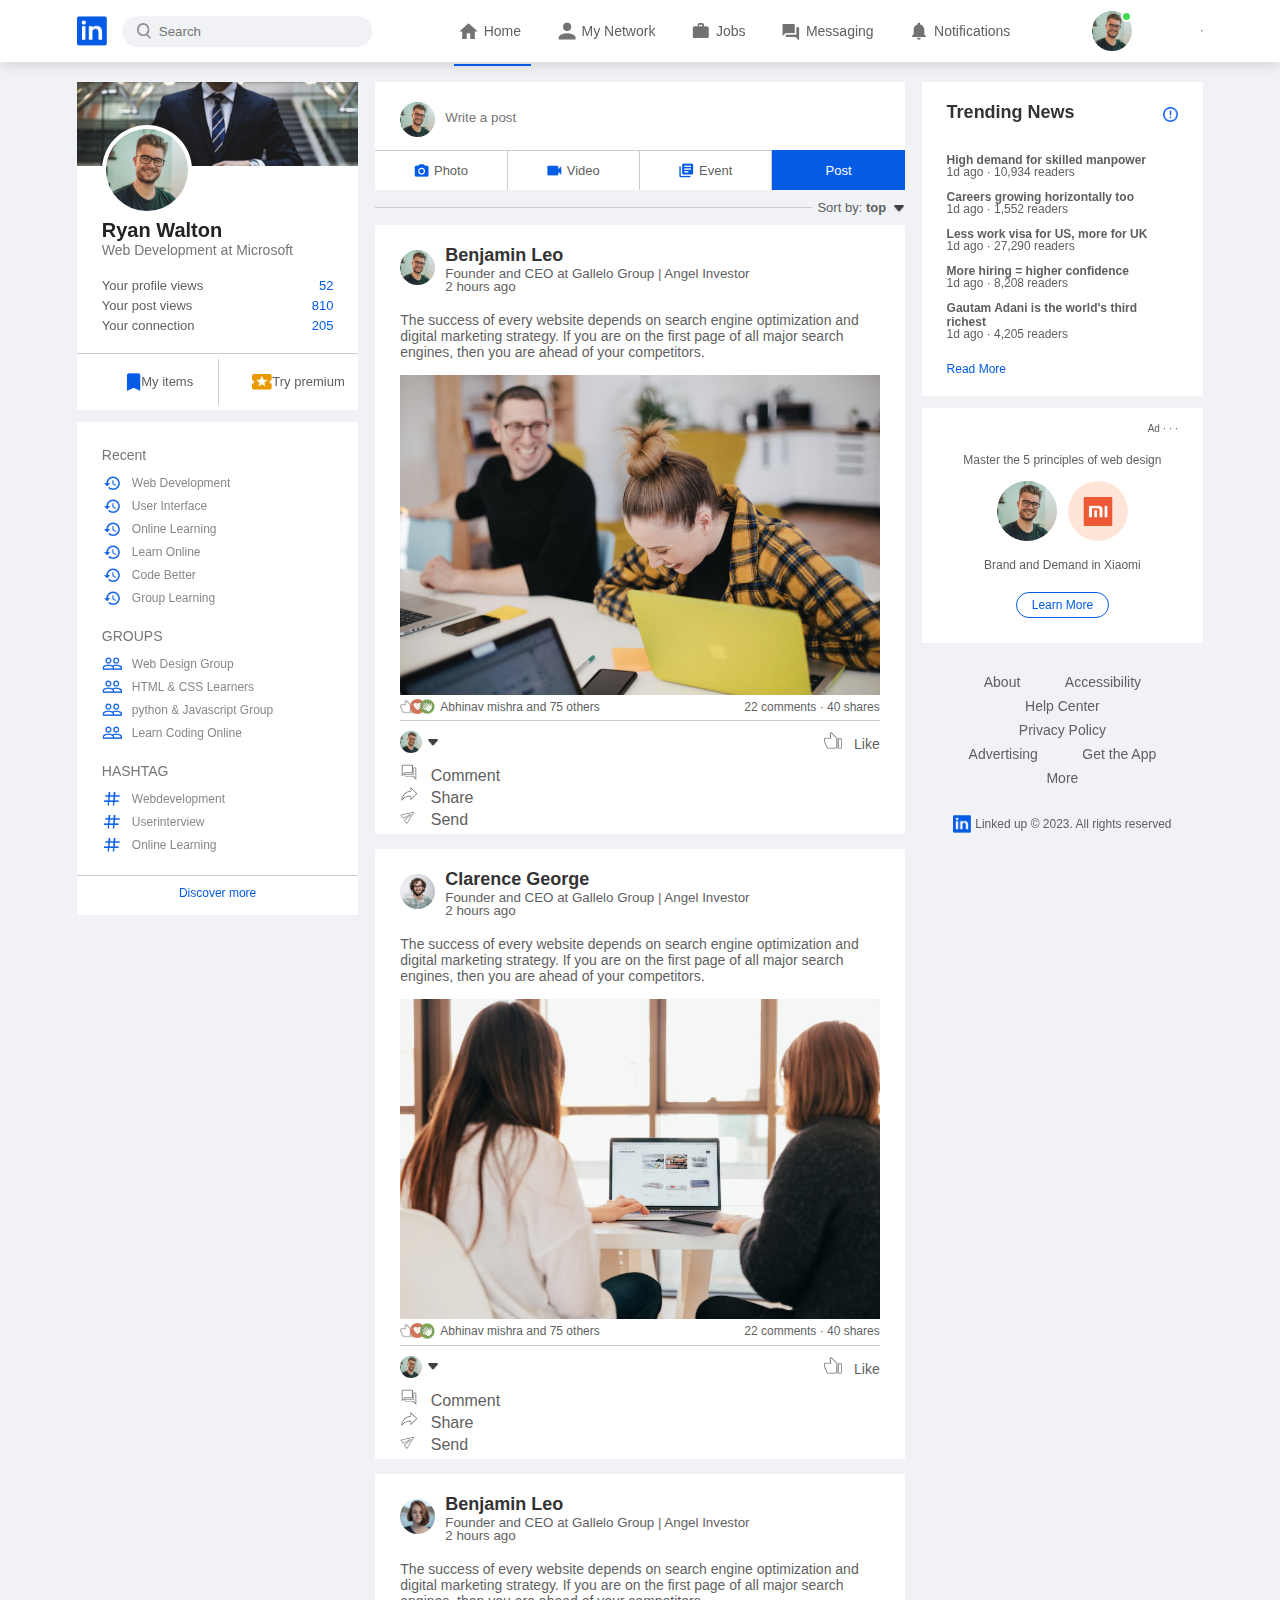
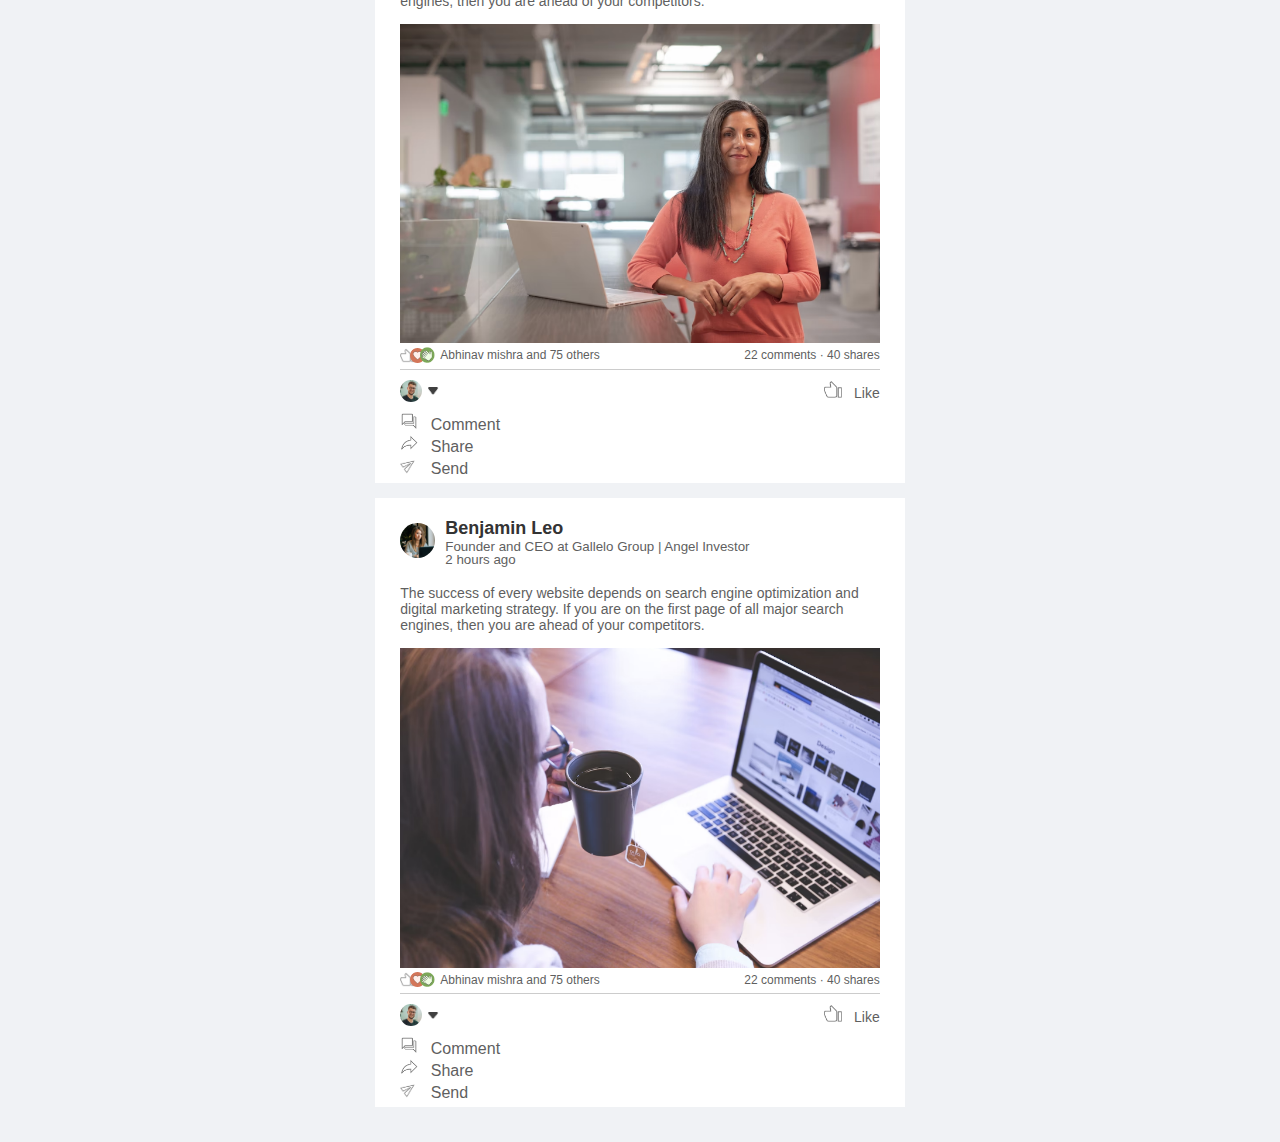
<file: index.html>
<!DOCTYPE html>
<html lang="en">
<head>
    <meta charset="UTF-8">
    <meta name="viewport" content="width=device-width, initial-scale=1.0">
    <title>LinkedIn Clone</title>
    <link rel="stylesheet" href="style.css">
</head>
<body>

<nav class="navbar">
    <div class="navbar-left">
        <a href="index.html" class="logo"><img src="images/logo.png"></a>
        <div class="search-box">
            <img src="images/search.png">
            <input type="text" placeholder="Search">
        </div>
    </div>
    <div class="navbar-center">
        <ul>
            <li><a href="#" class="active-link"><img src="images/home.png"><span>Home</span></a></li>
            <li><a href="#"><img src="images/network.png"><span>My Network</span></a></li>
            <li><a href="#"><img src="images/jobs.png"><span>Jobs</span></a></li>
            <li><a href="#"><img src="images/message.png"><span>Messaging</span></a></li>
            <li><a href="#"><img src="images/notification.png"><span>Notifications</span></a></li>
        </ul>
    </div>
    <div class="navbar-right">
        <div class="online">
            <img src="images/user-1.png" class="nav-profile-img" onclick="toggleMenu()">
        </div>

</div>

<!------------profile-drop-down-menu--------- -->
<div class="profile-menu-wrap" id="profileMenu">
  <div class="profile-menu">
    <div class="user-info">
      <img src="images/user-1.png">
    </div>
    <h3>Rayan Walton</h3>
    <a href="profile.html">See your profile</a>
    <a href="#" class="profile-menu-link">
      <img src="images/feedback.png">
      <p>Give feedback</p>
      <span>&gt;</span>
    </a>
    <a href="#" class="profile-menu-link">
      <img src="images/setting.png">
      <p>Settings & Privacy</p>
      <span>&gt;</span>
    </a>
    <a href="#" class="profile-menu-link">
      <img src="images/help.png">
      <p>Help & Support</p>
      <span>&gt;</span>
    </a>
    <a href="#" class="profile-menu-link">
      <img src="images/display.png">
      <p>Display & Accessibility</p>
      <span>&gt;</span>
    </a>
    <a href="#" class="profile-menu-link">
      <img src="images/logout.png">
      <p>Logout</p>
      <span>&gt;</span>
    </a>
  </div>
</div>
<hr>











</nav>





<!--------------navbar close---- -->

<div class="container">
    <!---------------left-sidebar------------------>
    <div class="left-sidebar">
        <div class="sidebar-profile-box">
            <img src="images/cover-pic.png" width="100%">
            <div class="sidebar-profile-info">
                <img src="images/user-1.png">
                <h1>Ryan Walton</h1>
                <h3>Web Development at Microsoft</h3>
                <ul>
                    <li>Your profile views <span>52</span></li>
                    <li>Your post views <span>810</span></li>
                    <li>Your connection <span>205</span></li>
                    
                    </ul>
            </div>
            <div class="sidebar-profile-link">
                <a href="#"><img src="images/items.png">My items</a>
                <a href="#"><img src="images/premium.png">Try premium</a>
        </div>
    </div>
    <div class="sidebar-activity" id="sidebarActivity">
<h3>Recent</h3>
<a href="#"><img src="images/recent.png">Web Development</a>
<a href="#"><img src="images/recent.png">User Interface</a>
<a href="#"><img src="images/recent.png">Online Learning</a>
<a href="#"><img src="images/recent.png">Learn Online</a>
<a href="#"><img src="images/recent.png">Code Better</a>
<a href="#"><img src="images/recent.png">Group Learning</a>
<h3>GROUPS</h3>
<a href="#"><img src="images/group.png">Web Design Group </a>
<a href="#"><img src="images/group.png">HTML & CSS Learners </a>
<a href="#"><img src="images/group.png">python & Javascript Group </a>
<a href="#"><img src="images/group.png">Learn Coding Online </a>
<h3>HASHTAG</h3>
<a href="#"><img src="images/hashtag.png">Webdevelopment</a>
<a href="#"><img src="images/hashtag.png">Userinterview </a>
<a href="#"><img src="images/hashtag.png">Online Learning</a>
<div class="discover-more-link">
    <a href="#">Discover more</a>
</div>
    </div>
    <p id="showMoreLink" onclick="toggleActivity()">  Show more <b>+</b></p>
  </div>
    <!------------------main-content--------------------->
    <div class="main-content">
        <div class="create-post">
          <div class="create-post-input">
            <img src="images/user-1.png">
            <textarea rows="2" placeholder="Write a post"></textarea>
          </div>
          <div class="create-post-links">
            
              <li><img src="images/photo.png">Photo</li>
              <li><img src="images/video.png">Video</li>
              <li><img src="images/event.png">Event</li>
              <li>Post</li>
            
          </div>
        </div>
        <div class="sort-by">
          <hr>
          <p>Sort by: <span>top <img src="images/down-arrow.png"></span></p>
        </div>
        <div class="post">
          <div class="post-author">
            <img src="images/user-1.png">
            <div>
              <h1>Benjamin Leo</h1>
              <small>Founder and CEO at Gallelo Group | Angel Investor</small>
              <small>2 hours ago</small>
            </div>
          </div>
        <p>The success of every website depends on search engine optimization and 
          digital marketing strategy. If you are on the first page of all major search engines, 
          then you are ahead of your competitors.</p>
          <img src="images/post-image-1.png" width="100%">

          <div class="post-stats">
            <div>
              <img src="images/thumbsup.png">
              <img src="images/love.png">
              <img src="images/clap.png">
              <span class="liked-users">Abhinav mishra and 75 others </span>
            </div>
            <div>
              <span>22 comments &middot; 40 shares</span>
            </div>
          </div>
          <div class="post-activity">
            <div>
              <img src="images/user-1.png" class="post-activity-user-icon">
              <img src="images/down-arrow.png" class="post-activity-arrow-icon"> 
            </div>
            <divp class="post-activity-link">
              <img src="images/like.png">
              <span>Like</span>
            </div>
          
          <div class="post-activity-link">
            <img src="images/comment.png">
            <span>Comment</span>
          </div>
          <div class="post-activity-link">
            <img src="images/share.png">
            <span>Share</span>
          </div>
          <div class="post-activity-link">
            <img src="images/send.png">
            <span>Send</span>
          </div>
          </div>

          <div class="post">
            <div class="post-author">
              <img src="images/user-2.png">
              <div>
                <h1>Clarence George</h1>
                <small>Founder and CEO at Gallelo Group | Angel Investor</small>
                <small>2 hours ago</small>
              </div>
            </div>
          <p>The success of every website depends on search engine optimization and 
            digital marketing strategy. If you are on the first page of all major search engines, 
            then you are ahead of your competitors.</p>
            <img src="images/post-image-2.png" width="100%">
  
            <div class="post-stats">
              <div>
                <img src="images/thumbsup.png">
                <img src="images/love.png">
                <img src="images/clap.png">
                <span class="liked-users">Abhinav mishra and 75 others </span>
              </div>
              <div>
                <span>22 comments &middot; 40 shares</span>
              </div>
            </div>
            <div class="post-activity">
              <div>
                <img src="images/user-1.png" class="post-activity-user-icon">
                <img src="images/down-arrow.png" class="post-activity-arrow-icon"> 
              </div>
              <divp class="post-activity-link">
                <img src="images/like.png">
                <span>Like</span>
              </div>
            
            <div class="post-activity-link">
              <img src="images/comment.png">
              <span>Comment</span>
            </div>
            <div class="post-activity-link">
              <img src="images/share.png">
              <span>Share</span>
            </div>
            <div class="post-activity-link">
              <img src="images/send.png">
              <span>Send</span>
            </div>
            </div>

            <div class="post">
              <div class="post-author">
                <img src="images/user-3.png">
                <div>
                  <h1>Benjamin Leo</h1>
                  <small>Founder and CEO at Gallelo Group | Angel Investor</small>
                  <small>2 hours ago</small>
                </div>
              </div>
            <p>The success of every website depends on search engine optimization and 
              digital marketing strategy. If you are on the first page of all major search engines, 
              then you are ahead of your competitors.</p>
              <img src="images/post-image-3.png" width="100%">
    
              <div class="post-stats">
                <div>
                  <img src="images/thumbsup.png">
                  <img src="images/love.png">
                  <img src="images/clap.png">
                  <span class="liked-users">Abhinav mishra and 75 others </span>
                </div>
                <div>
                  <span>22 comments &middot; 40 shares</span>
                </div>
              </div>
              <div class="post-activity">
                <div>
                  <img src="images/user-1.png" class="post-activity-user-icon">
                  <img src="images/down-arrow.png" class="post-activity-arrow-icon"> 
                </div>
                <divp class="post-activity-link">
                  <img src="images/like.png">
                  <span>Like</span>
                </div>
              
              <div class="post-activity-link">
                <img src="images/comment.png">
                <span>Comment</span>
              </div>
              <div class="post-activity-link">
                <img src="images/share.png">
                <span>Share</span>
              </div>
              <div class="post-activity-link">
                <img src="images/send.png">
                <span>Send</span>
              </div>
              </div>

              <div class="post">
                <div class="post-author">
                  <img src="images/user-4.png">
                  <div>
                    <h1>Benjamin Leo</h1>
                    <small>Founder and CEO at Gallelo Group | Angel Investor</small>
                    <small>2 hours ago</small>
                  </div>
                </div>
              <p>The success of every website depends on search engine optimization and 
                digital marketing strategy. If you are on the first page of all major search engines, 
                then you are ahead of your competitors.</p>
                <img src="images/post-image-4.png" width="100%">
      
                <div class="post-stats">
                  <div>
                    <img src="images/thumbsup.png">
                    <img src="images/love.png">
                    <img src="images/clap.png">
                    <span class="liked-users">Abhinav mishra and 75 others </span>
                  </div>
                  <div>
                    <span>22 comments &middot; 40 shares</span>
                  </div>
                </div>
                <div class="post-activity">
                  <div>
                    <img src="images/user-1.png" class="post-activity-user-icon">
                    <img src="images/down-arrow.png" class="post-activity-arrow-icon"> 
                  </div>
                  <divp class="post-activity-link">
                    <img src="images/like.png">
                    <span>Like</span>
                  </div>
                
                <div class="post-activity-link">
                  <img src="images/comment.png">
                  <span>Comment</span>
                </div>
                <div class="post-activity-link">
                  <img src="images/share.png">
                  <span>Share</span>
                </div>
                <div class="post-activity-link">
                  <img src="images/send.png">
                  <span>Send</span>
                </div>
                </div>



          </div>
          
          
          
        
      
    <!-------------------right-sidebar------------------->
    <div class="right-sidebar">
        <div class="sidebar-news">
          <img src="images/more.png" class="info-icon">
          <h3>Trending News</h3>
          <a href="#">High demand for skilled manpower</a>
          <span>1d ago &middot; 10,934 readers</span>
      
          <a href="#">Careers growing horizontally too</a>
          <span>1d ago &middot; 1,552 readers</span>
      
          <a href="#">Less work visa for US, more for UK</a>
          <span>1d ago &middot; 27,290 readers</span>
      
          <a href="#">More hiring = higher confidence</a>
          <span>1d ago &middot; 8,208 readers</span>
      
          <a href="#">Gautam Adani is the world's third richest</a>
          <span>1d ago &middot; 4,205 readers</span>
      
          <a href="#" class="read-more-link">Read More</a>
        </div>
        <div class="sidebar-ad">
          <small>Ad &middot; &middot; &middot;</small>
          <p>Master the 5 principles of web design</p>
          <div>
            <img src="images/user-1.png">
            <img src="images/mi-logo.png">
          </div>
          <b>Brand and Demand in Xiaomi</b>
          <a href="#" class="ad-link">Learn More</a>
        </div>
        <div class="sidebar-useful-links">
          <a href="#">About</a>
          <a href="#">Accessibility</a>
          <a href="#">Help Center</a>
          <a href="#">Privacy Policy</a>
          <a href="#">Advertising</a>
          <a href="#">Get the App</a>
          <a href="#">More</a>
        </div>
      
        <div class="copyright-msg">
          <img src="images/logo.png">
          <p>Linked up &#169; 2023. All rights reserved</p>
        </div>
      </div>
      </div>
      <script>

         let profileMenu = document.getElementById("profileMenu");

         function toggleMenu(){
          profileMenu.classList.toggle("open-menu");
         }


      </script>
<SCript>
  let sidebarActivity = document.getElementById("sidebarActivity");
  let moreLink = document.getElementById("showMorelink");

  function toggleActivity(){
    sidebarActivity.classList.toggle("open-activity");
  }
  
</SCript>

      </body>
      </html>
</file>
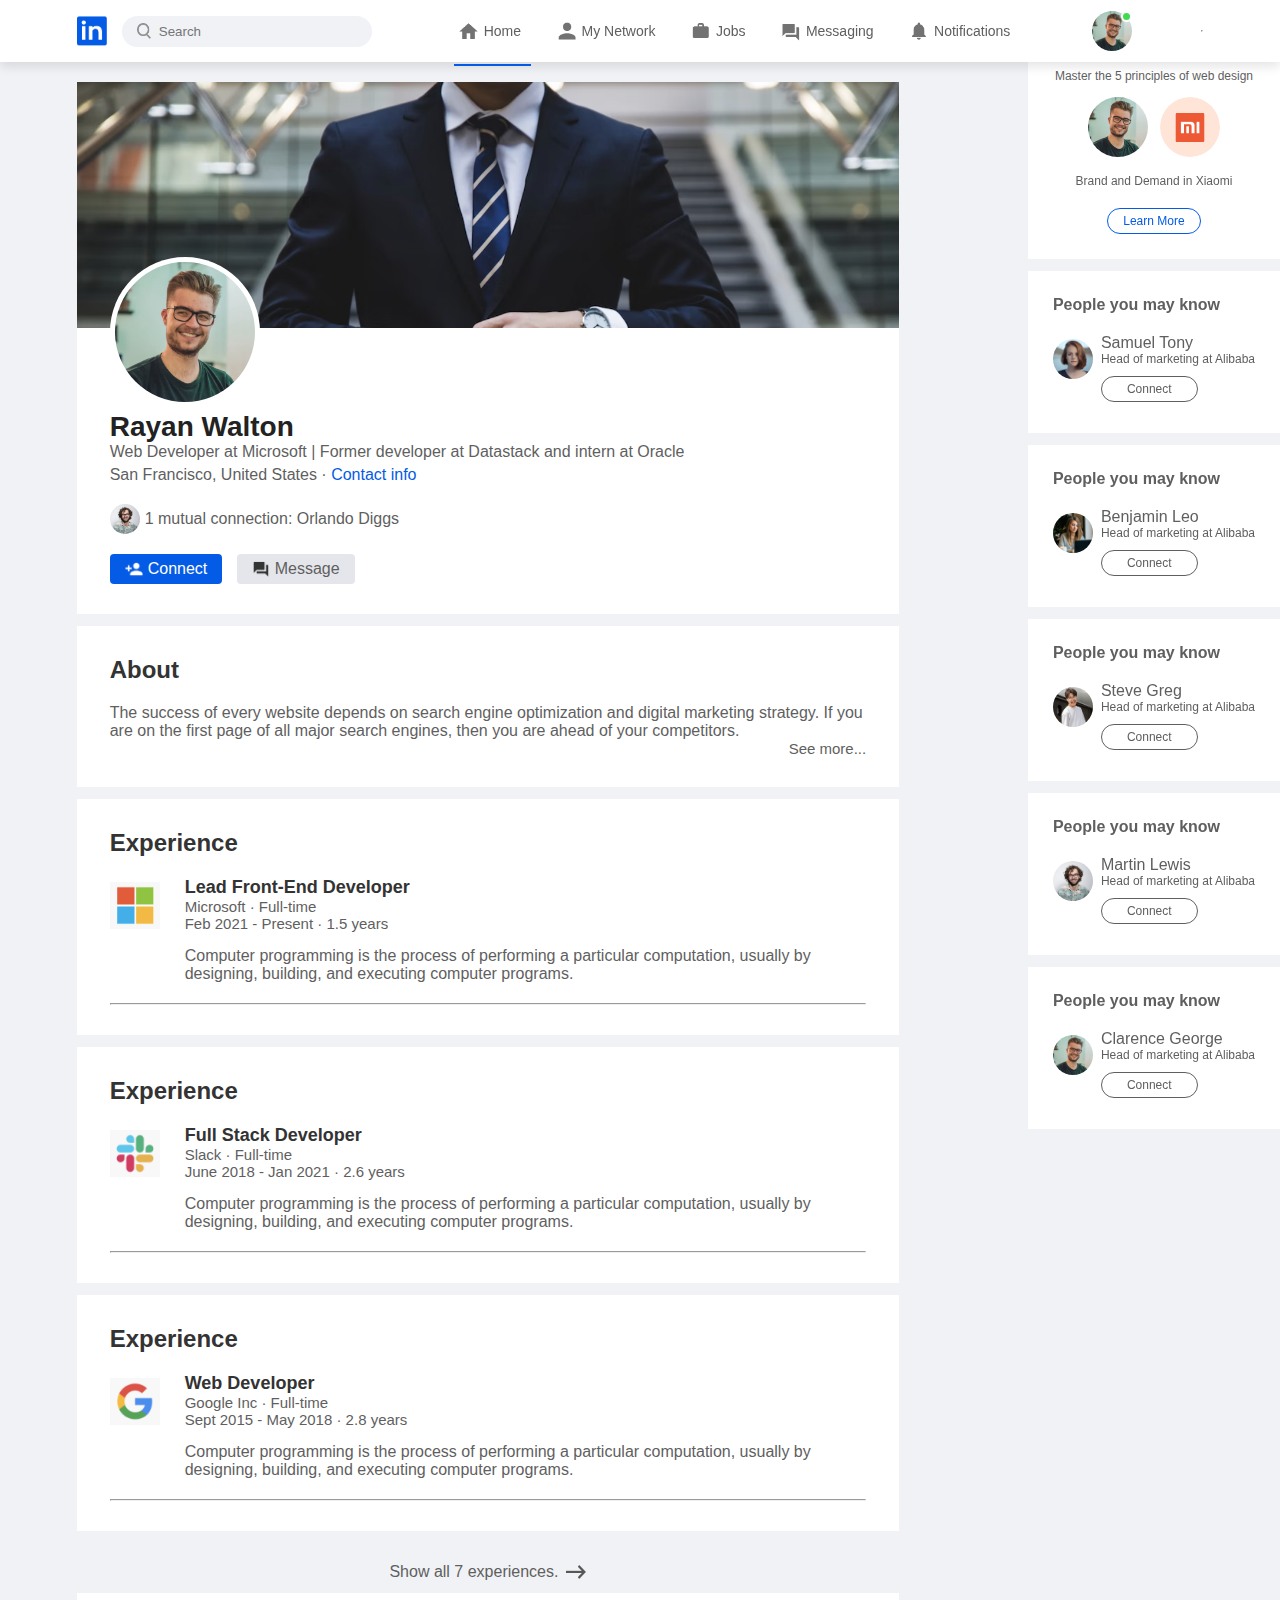
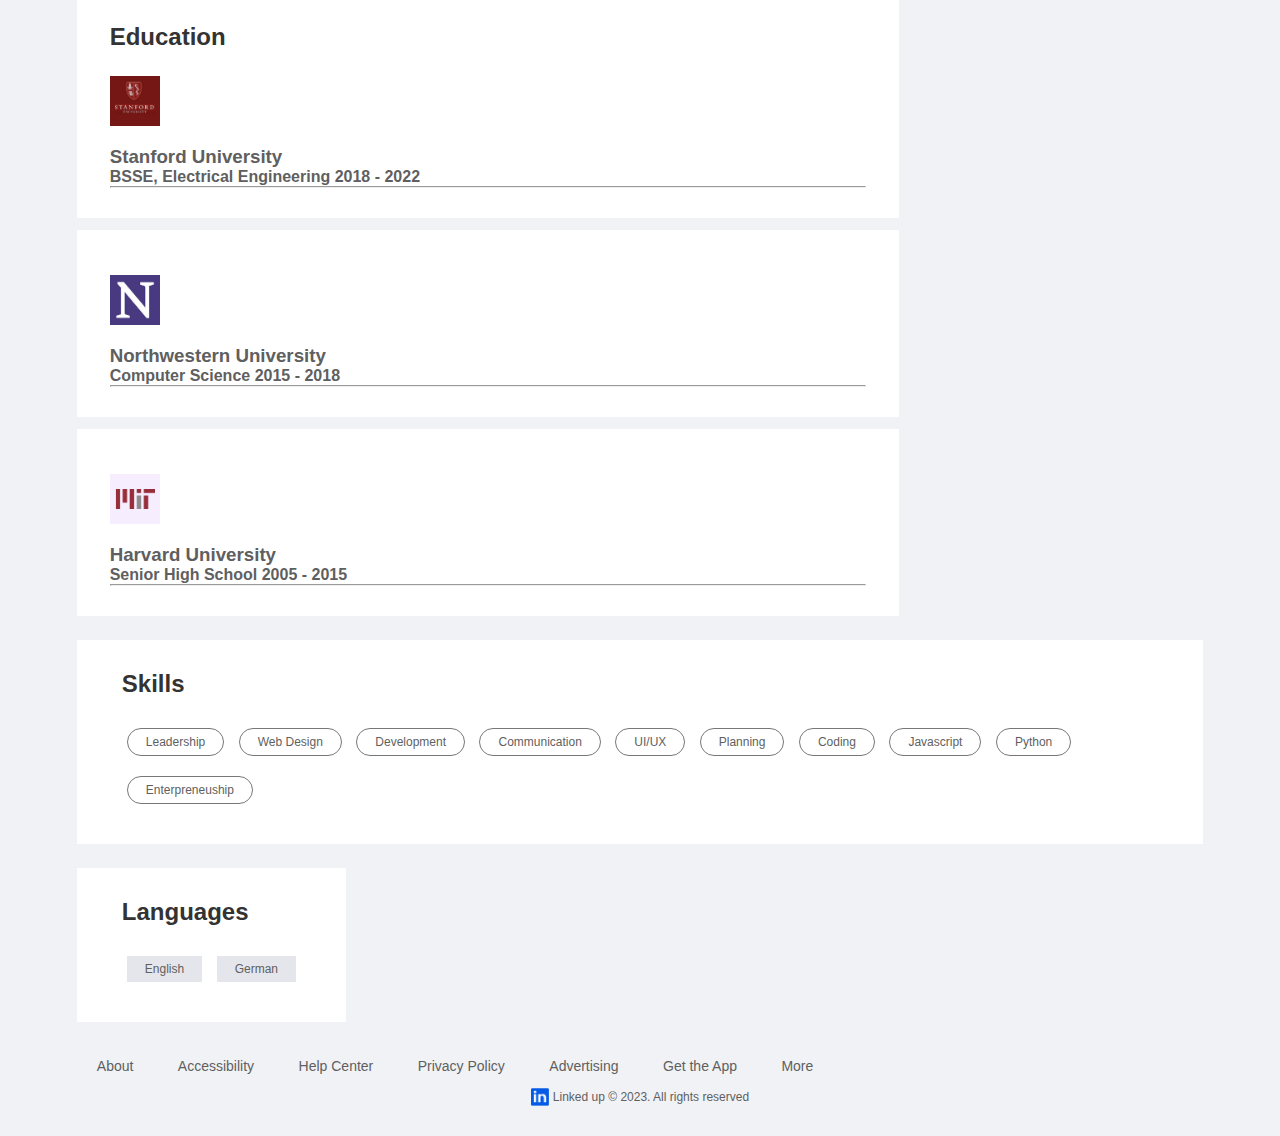
<file: profile.html>
<!DOCTYPE html>
<html lang="en">
<head>
    <meta charset="UTF-8">
    <meta name="viewport" content="width=device-width, initial-scale=1.0">
    <title>LinkedIn Clone</title>
    <link rel="stylesheet" href="style.css">
</head>
<body>

<nav class="navbar">
    <div class="navbar-left">
        <a href="index.html" class="logo"><img src="images/logo.png"></a>
        <div class="search-box">
            <img src="images/search.png">
            <input type="text" placeholder="Search">
        </div>
    </div>
    <div class="navbar-center">
        <ul>
            <li><a href="#" class="active-link"><img src="images/home.png"><span>Home</span></a></li>
            <li><a href="#"><img src="images/network.png"><span>My Network</span></a></li>
            <li><a href="#"><img src="images/jobs.png"><span>Jobs</span></a></li>
            <li><a href="#"><img src="images/message.png"><span>Messaging</span></a></li>
            <li><a href="#"><img src="images/notification.png"><span>Notifications</span></a></li>
        </ul>
    </div>
    <div class="navbar-right">
        <div class="online">
            <img src="images/user-1.png" class="nav-profile-img" onclick="toggleMenu()">
        </div>

</div>

<!------------profile-drop-down-menu--------- -->
<div class="profile-menu-wrap" id="profileMenu">
  <div class="profile-menu">
    <div class="user-info">
      <img src="images/user-1.png">
    </div>
    <h3>Rayan Walton</h3>
    <a href="profile.html">See your profile</a>
    <a href="#" class="profile-menu-link">
      <img src="images/feedback.png">
      <p>Give feedback</p>
      <span>&gt;</span>
    </a>
    <a href="#" class="profile-menu-link">
      <img src="images/setting.png">
      <p>Settings & Privacy</p>
      <span>&gt;</span>
    </a>
    <a href="#" class="profile-menu-link">
      <img src="images/help.png">
      <p>Help & Support</p>
      <span>&gt;</span>
    </a>
    <a href="#" class="profile-menu-link">
      <img src="images/display.png">
      <p>Display & Accessibility</p>
      <span>&gt;</span>
    </a>
    <a href="#" class="profile-menu-link">
      <img src="images/logout.png">
      <p>Logout</p>
      <span>&gt;</span>
    </a>
  </div>
</div>
<hr>











</nav>





<!--------------navbar close------->

  <div class="container">
    <div class="profile-main">
      <div class="profile-container">
        <img src="images/cover-pic.png" width="100%">
        <div class="profile-container-inner">
          <img src="images/user-1.png" class="profile-pic">
          <h1>Rayan Walton</h1>
          <b>Web Developer at Microsoft | Former developer at Datastack and intern at Oracle</b>
          <p>San Francisco, United States &middot; <a href="#">Contact info</a></p>
          <div class="mutual-connection">
            <img src="images/user-2.png">
            <span>1 mutual connection: Orlando Diggs</span>
          </div>
          <div class="profile-btn">
            <a href="#" class="primary-btn"><img src="images/connect.png">Connect</a>
            <a href="#"><img src="images/chat.png">Message</a>
          </div>
        </div>
      </div>
  
      <div class="profile-description">
        <h2>About</h2>
        <p>The success of every website depends on search engine optimization and digital marketing strategy. If you are on the first page of all major search engines, then you are ahead of your competitors.</p>
        <a href="#" class="see-more-link">See more...</a>
      </div>
  
      <div class="profile-description">
        <h2>Experience</h2>
        <div class="profile-desc-row">
          <img src="images/microsoft.png">
          <div>
            <h3>Lead Front-End Developer</h3>
            <b>Microsoft &middot; Full-time</b>
            <b>Feb 2021 - Present &middot; 1.5 years</b>
            <p>Computer programming is the process of performing a particular computation, usually by designing, building, and executing computer programs.</p>
          </div>
        </div>
        <hr>
      </div>
  
      <div class="profile-description">
        <h2>Experience</h2>
        <div class="profile-desc-row">
          <img src="images/slack.png">
          <div>
            <h3>Full Stack Developer</h3>
            <b>Slack &middot; Full-time</b>
            <b>June 2018 - Jan 2021 &middot; 2.6 years</b>
            <p>Computer programming is the process of performing a particular computation, usually by designing, building, and executing computer programs.</p>
          </div>
        </div>
        <hr>
      </div>
  
      <div class="profile-description">
        <h2>Experience</h2>
        <div class="profile-desc-row">
          <img src="images/google.png">
          <div>
            <h3>Web Developer</h3>
            <b>Google Inc &middot; Full-time</b>
            <b>Sept 2015 - May 2018 &middot; 2.8 years</b>
            <p>Computer programming is the process of performing a particular computation, usually by designing, building, and executing computer programs.</p>
          </div>
        </div>
        <hr>
      </div>
      <a href="#" class="experience-link">Show all 7 experiences. <img src="images/right-arrow.png"></a>
      
      <div class="profile-description">
        <h2>Education</h2>
        <div class="profile-desc-row">
          <img src="images/stanford.png">
        </div>
        <h3>Stanford University</h3>
        <b>BSSE, Electrical Engineering</b>
        <b>2018 - 2022</b>
        <hr>
      </div>
  
      <div class="profile-description">
        <div class="profile-desc-row">
          <img src="images/north.png">
        </div>
        <h3>Northwestern University</h3>
        <b>Computer Science</b>
        <b>2015 - 2018</b>
        <hr>
      </div>
  
      <div class="profile-description">
        <div class="profile-desc-row">
          <img src="images/mit.png">
        </div>
        <h3>Harvard University</h3>
        <b>Senior High School</b>
        <b>2005 - 2015</b>
        <hr>
      </div>
    </div>
  <div class="profile-description">
    <h2>Skills</h2>
    <a href="#" class="skills-btn">Leadership</a>
    <a href="#" class="skills-btn">Web Design</a>
    <a href="#" class="skills-btn">Development</a>
    <a href="#" class="skills-btn">Communication</a>
    <a href="#" class="skills-btn">UI/UX</a>
    <a href="#" class="skills-btn">Planning</a>
    <a href="#" class="skills-btn">Coding</a>
    <a href="#" class="skills-btn">Javascript</a>
    <a href="#" class="skills-btn">Python</a>
    <a href="#" class="skills-btn">Enterpreneuship</a>
  </div>
  <div class="profile-description">
    <h2>Languages</h2>
    <a href="#" class="language-btn">English</a>
    <a href="#" class="language-btn">German</a>
  </div>








</div>

  


<!---------------------profile-sidebar------ -->
<style>
  .profile-sidebar {
    position: absolute;
    top: 0;
    right: 0;
    /* Add any additional styling for the profile-sidebar */
  }
</style>

<div class="profile-sidebar">
  <div class="right-sidebar">

    <div class="sidebar-ad">
      <small>Ad &middot; &middot; &middot;</small>
      <p>Master the 5 principles of web design</p>
      <div>
        <img src="images/user-1.png" alt="User Image">
        <img src="images/mi-logo.png" alt="Mi Logo">
      </div>
      <b>Brand and Demand in Xiaomi</b>
      <a href="#" class="ad-link">Learn More</a>
    </div>

    <div class="sidebar-people">
      <h3>People you may know</h3>
      <div class="sidebar-people-row">
        <img src="images/user-3.png" alt="User Image">
        <div>
          <h2>Samuel Tony</h2>
          <p>Head of marketing at Alibaba</p>
          <a href="#">Connect</a>
        </div>
      </div>
    </div>

    <div class="sidebar-people">
      <h3>People you may know</h3>
      <div class="sidebar-people-row">
        <img src="images/user-4.png" alt="User Image">
        <div>
          <h2>Benjamin Leo</h2>
          <p>Head of marketing at Alibaba</p>
          <a href="#">Connect</a>
        </div>
      </div>
    </div>

    <div class="sidebar-people">
      <h3>People you may know</h3>
      <div class="sidebar-people-row">
        <img src="images/user-5.png" alt="User Image">
        <div>
          <h2>Steve Greg</h2>
          <p>Head of marketing at Alibaba</p>
          <a href="#">Connect</a>
        </div>
      </div>
    </div>

    <div class="sidebar-people">
      <h3>People you may know</h3>
      <div class="sidebar-people-row">
        <img src="images/user-2.png" alt="User Image">
        <div>
          <h2>Martin Lewis</h2>
          <p>Head of marketing at Alibaba</p>
          <a href="#">Connect</a>
        </div>
      </div>
    </div>

    <div class="sidebar-people">
      <h3>People you may know</h3>
      <div class="sidebar-people-row">
        <img src="images/user-1.png" alt="User Image">
        <div>
          <h2>Clarence George</h2>
          <p>Head of marketing at Alibaba</p>
          <a href="#">Connect</a>
        </div>
      </div>
    </div>

  </div>
</div>

<div class="profile-footer">
  <div class="sidebar-useful-links">
    <a href="#">About</a>
    <a href="#">Accessibility</a>
    <a href="#">Help Center</a>
    <a href="#">Privacy Policy</a>
    <a href="#">Advertising</a>
    <a href="#">Get the App</a>
    <a href="#">More</a>
  </div>

  <div class="copyright-msg">
    <img src="images/logo.png" alt="Logo">
    <p>Linked up &#169; 2023. All rights reserved</p>
  </div>
</div>

 



      <script>

         let profileMenu = document.getElementById("profileMenu");

         function toggleMenu(){
          profileMenu.classList.toggle("open-menu");
          if(sideActivity.classList.contains("open-activity")){
            moreLink.innerHTML = "show less <b>-</b>";
          }else{
            moreLink.innerHTML = "show more <b>+</b>";
          }
         }


      </script>
      </body>
      </html>
</file>
<file: style.css>
*{
    margin: 0;
    padding: 0;
    font-family: 'poppins',sans-serif;
    box-sizing: border-box;
}
body{
    background: #f0f2f5;
    color: #5f5f5f;
}
a{
    text-decoration: none;
    color: #5f5f5f;
}
.navbar{
    display: flex;
    align-items: center;
    justify-content: space-between;
    background: #fff;
    padding: 6px 6%;
    position: sticky;
    top: 0;
    z-index: 100;
    box-shadow: 0 5px 10px rgba(0, 0, 0, 0.1);
}
.logo img{
    width: 30px;
    margin-right: 15px;
    display: block;
}
.navbar-center ul li{
display: inline-block;
list-style: none;
}
.navbar-center ul li a{
    display: flex;
    align-items: center;
    font-size: 14px;
    margin: 5px 8px;
    padding: 5px;
    position: relative;
}
.navbar-center ul li a img{
    width: 30px;
}

.navbar-center ul li a::after{
    content: '';
    width: 0;
    height: 2px;
    background: #045be6;
    position: absolute;
    bottom: -15px;
    transition: width 0.3s;
}
.navbar-center ul li a:hover::after,
.navbar-center ul li a.active-link::after
{
    width: 100%;
}



.nav-profile-img{
    width: 40px;
    border-radius: 50%;
    display: block;
    cursor: pointer;
    position: relative;
}
.online{
    position: relative;
}
.online::after{
    content: '';
    width: 7px;
    height: 7px;
    border: 2px solid #fff;
    border-radius: 50%;
   right: 0px;
   top: 0px;
   background: #41db51;
   position: absolute;
}
.search-box{
    background: #f0f2f5;
    width: 250px;
    border-radius: 20px;
    display: flex;
    align-items: center;
    padding: 0 15px;
}
.navbar-left{
    display: flex;
    align-items: center;
}
.search-box img{
    width: 14px;
}
.search-box input{
    width: 100%;
    background: transparent;
    padding: 8px;
    outline: none;
    border: 0;
}
/*--------navbar end-----*/

.container{
    padding: 20px 6%;
    display: flex;
    flex-wrap: wrap;
    justify-content: space-between;
}
/*------left-sidebar---*/
.left-sidebar{
    flex-basis:25%; 
   align-self: flex-start;
   position: sticky;
   top: 73px;
   
}

.sidebar-profile-box{
    background: #fff;
}

.sidebar-profile-info{
    padding: 0 25px;
}

.sidebar-profile-info img{
    width: 90px;
    border-radius: 50%;
    background: #fff;
    padding: 4px;
    margin-top: -45px;
}
.sidebar-profile-info h1{
    font-size: 20px;
    font-weight: 600;
    color: #222;
}

.sidebar-profile-info h3{
    font-size: 14px;
    font-weight: 500;
    color: #777;
}
.sidebar-profile-info ul{
    list-style: none;
    margin: 20px 0;
}
.sidebar-profile-info ul li{
    width: 100%;
    margin: 5px 0;
    font-size: 13px;
}
.sidebar-profile-info ul li span{
    float: right;
    color: #045be6;
}
.sidebar-profile-link{
    display: flex;
    align-items: center;
    border-top: 1px solid #ccc;
}

.sidebar-profile-link a{
    flex-basis: 50%;
    display: flex;
    align-items: center;
    justify-content: center;
    padding: 15px 0;
    font-size: 13px;
    border-left: 1px solid #ccc;
}
.sidebar-profile-link a:first-child{
    border-left: 0;
}
.sidebar-profile-link a img{
    width: 20px;
    margin-left: 20px;
}

.sidebar-activity{
    background: #fff;
    padding: 5px 25px;
    margin: 12px 0;
}
.sidebar-activity h3{
    color: #777;
    font-size: 14px;
    font-weight: 500;
    margin: 20px 0 10px;
}

.sidebar-activity a{
    display: flex;
    align-items: center;
    font-size: 12px;
    font-weight: 500;
    color: #888;
    margin: 3px 0;
}
.sidebar-activity a img{
    width: 20px;
    margin-right: 10px;
}
.discover-more-link{
    border-top: 1px solid #ccc;
    text-align: center;
    margin-top: 20px;
    margin-left: -25px;
    margin-right: -25px;
}
.discover-more-link a{
    color: #045be6;
    display: inline-block;
    margin: 10px 0;
}


/*-------------right-sidebar-------------*/
.right-sidebar{
    flex-basis:25%; 
   align-self: flex-start;
   position: sticky;
   top: 73px;
}
.sidebar-news{
    background: #fff;
    padding: 10px 25px;
}
.info-icon{
   width: 15px; 
   float: right;
   margin-top: 15px;

}
.sidebar-news h3{
    font-size: 18px;
    font-weight: 600;
    color: #333;
    margin: 10px 0 30px;
}
.sidebar-news a{
    display: block;
    font-size: 12px;
    font-weight: 600;
    margin-top: 10px;
    margin-bottom: -5px;
}
.sidebar-news span{
    font-size: 12px;
}

.sidebar-news .read-more-link{
    color: #045be6;
    font-weight: 500;
    margin: 20px 0 10px;
}
.sidebar-ad{
    background: #fff;
    padding: 15px 25px;
    text-align: center;
    margin: 12px 0;
    font-size: 12px;
}
.sidebar-ad{
    background: #fff;
    padding: 15px 25px;
    text-align: center;
    margin: 12px 0;
    font-size: 12px;
}
.sidebar-ad img{
    width:60px;
    border-radius: 50%;
    margin: 4px;
}
.sidebar-ad small{
    float: right;
    font-weight: 500;
}

.sidebar-ad p{
    margin-top: 30px;
    margin-bottom: 10px;
}
.sidebar-ad b{
    display: block;
    font-weight: 500;
    margin-top: 10px;
}
.ad-link{
    display: inline-block;
    border: 1px solid #045be6;
    border-radius: 30px;
    padding: 5px 15px ;
    color: #045be6;
    font-weight: 500;
    margin: 20px auto 10px;
}

.sidebar-useful-links{
    padding: 15px 25px;
    text-align: center;

}

.sidebar-useful-links a{
    display: inline-block;
    font-size: 14px;
    margin: 4px 20px;
}
.copyright-msg{
    display: flex;
    align-items: center;
    justify-content: center;
    font-size: 12px;
    margin-top: 10px;
    font-weight: 500;
}
.copyright-msg img {
    width: 18px;
    margin-right: 4px;
}

/*------main-content------*/
.main-content{
    flex-basis: 47%;
}
.create-post{
    background: #fff;
}
.create-post-input{
    padding: 20px 25px 10px;
    display: flex;
    align-items: flex-start;
}
.create-post-input img{
    width: 35px;
    border-radius: 50%;
    margin-right: 10px;
}
.create-post-input textarea{
    width: 100%;
    border: 0;
    outline: 0;
    resize: none;
    background: transparent;
    margin-top: 8px;
}
::placeholder{
    font-weight: 500;
}
.create-post-links{
    display: flex;
    align-items: flex-start;
}
.create-post-links li{
    list-style: none;
    border-top: 1px solid #ccc;
    border-right: 1px solid #ccc;
    flex-basis: 25%;
    height: 40px;
    font-size: 13px;
    display: flex;
    align-items: center;
    justify-content: center;
    cursor: pointer;
}
.create-post-links li img{
    width: 15px;
    margin-right: 5px;
}
.create-post-links li:last-child{
    background: #045be6;
    color: #fff;
    border-top: 0;
    border-right: 0;
}
.sort-by{
    display: flex;
    align-items: center;
    margin: 10px 0;
}
.sort-by hr{
    flex: 1;
    border: 0;
    height: 1px;
    background: #ccc;
}
.sort-by p{
    font-size: 13px;
    padding-left: 5px;
}
.sort-by p span{
    font-weight: 600;
    cursor: pointer;
}
.sort-by p span img{
    width: 12px;
    margin-left: 3px;
}
.post{
    background: #fff;
    padding: 20px 25px 5px;
    margin: 5px 0 15px;
}
.post-author{
    display: flex;
    align-items: flex-start;
    margin-bottom: 20px;
}
.post-author img{
    width:35px;
    border-radius: 50%;
    margin-right: 10px;
    margin-top: 5px;
}
.post-author h1{
    font-size: 18px;
    font-weight: 600;
    color: #333;
}
.post-author small{
    display: block;
    margin-bottom: -2px;
}
.post p{
    font-size: 14px;
    margin-bottom: 15px;
}
.post-stats{
    display: flex;
    flex-wrap: wrap;
    align-items: center;
    justify-content: space-between;
    font-size: 12px;
    border-bottom: 1px solid #ccc;
    padding-bottom: 6px;
}
.post-stats div{
    display: flex;
    align-items: center;
}
.post-stats img {
    width: 15px;
    margin-right: -5px;
}
.liked-users{
    margin-left: 10px;
}
.post-activity {
    display: flex;
    align-items: center;
    justify-content: space-between;
    padding: 10px 0;
    font-size: 14px;
    font-weight: 500;
  }
  
  .post-activity div {
    display: flex;
    align-items: center;
  }
  
  .post-activity-user-icon {
    width: 22px;
    border-radius: 50%;
  }
  
  .post-activity-arrow-icon {
    width: 12px;
    margin-left: 5px;
  }
  .post-activity-link img{
    width: 18px;
    margin-right: 8px;
  }



  /*------------------profile-drop-down-menu------------*/
  .profile-menu-wrap{
    position: absolute;
    top: 100%;
    right: 5%;
    width: 320px;
    max-height: 0;
    overflow: hidden;
    transition: max-height 0.5s;
  }

.profile-menu-wrap.open-menu{
    max-height: 400px;
}


  .profile-menu{
    background: #222;
    color: #fff;
    padding: 20px;
    margin: 10px;
  }
  .user-info{
    display: flex;
    align-items: center;
  }
  .user-info img{
    width: 50px;
    border-radius: 50%;
    margin-right: 15px;
  }
  .user-info h3{
font-weight: 500;
margin-bottom: -7px;
  }
  .user-info a{
    color: #c9dbf8;
    font-size: 13px;
  }
  .profile-menu hr{
    border: 0;
    height: 1px;
    width: 100%;
    background: #fff;
    margin: 15px 0 10px;
  }
  .profile-menu-link{
    display: flex;
    align-items: center;
    color: #fff;
    margin: 12px 0;
    font-size: 14px;
  }
  .profile-menu-link p{
    width: 100%;
  }
  .profile-menu-link img{
    width: 35px;
    border-radius: 50%;
    margin-right: 15px;
  }

  /*------------------profile-page-------------*/

  .profile-main{
    flex-basis: 73%;
  }
  .profile-sidebar{
    flex-basis: 25%;
    align-self: flex-start;
    position: sticky;
    top: 73px;
  }


  
  .profile-container{
    background: #fff;
  }
  .profile-container-inner{
    padding: 0 4% 10px;
  }
  .profile-pic{
    width: 150px;
    border-radius: 50%;
    margin-top: -75px;
    padding: 5px;
    background: #fff;
  }
  .profile-container h1{
    font-size: 28px;
    font-weight: 600;
    color: #222;
  }
  .profile-container b{
    font-weight: 500;
  }
  .profile-container p{
    margin-top: 5px;
  }
  .profile-container p a{
    color: #045be6;
    font-weight: 500;
  }
  .mutual-connection{
    display: flex;
    align-items: center;
    margin: 20px 0;
  }
  .mutual-connection img{
    width: 30px;
    border-radius: 50%;
    margin-right: 5px;
  }
  .profile-btn{
    margin: 20px 0;
  }
  .profile-btn a{
    display:inline-flex;
    align-items: center;
    background: #e4e6eb;
    padding: 6px 15px;
    border-radius: 4px;
    margin-right: 10px;
  }
  .profile-btn a img{
    width: 18px;
    margin-right: 5px;
  }
  .profile-btn .primary-btn{
    background: #045be6;
    color: #fff;
  }
  .profile-description{
    background: #fff;
    padding: 20px 4% 30px;
    margin: 12px 0;
  }
  .profile-description h2{
    color: #333;
    margin: 10px 0 20px;
    font-weight: 600;
  }
  .see-more-link{
    display: block;
    text-align: right;
    font-size: 15px;
  }
  .profile-desc-row{
    display: flex;
    align-items: flex-start;
    margin: 20px 0;
  }
  .profile-desc-row img{
    width: 50px;
    margin-right: 25px;
    margin-top: 5px;
  }
  .profile-desc-row div{
    width: 100%;
  }
  .profile-desc-row h3{
    font-size: 18px;
    font-weight: 600;
    color: #333;
  }
  .profile-desc-row b{
    display:block;
    font-weight: 500;
    font-size: 15px;
  }
  .profile-desc-row p{
    margin-top: 15px;
  }
  .profile-desc-row hr{
    border: 0;
    border-bottom: 1px solid #999;
    margin-top: 10px;
  }
  .experience-link{
    display: flex;
    align-items: center;
    justify-content: center;
    padding-top: 20px;
    font-weight: 500;
  }
  .experience-link img{
    width: 20px;
    margin-left: 8px;
  }
  .skills-btn{
    display: inline-block;
    margin: 10px 5px;
    padding: 6px 18px;
    border: 1px solid #777;
    border-radius: 30px;
    font-size: 12px;
    font-weight: 500;
  }
  .language-btn{
    display: inline-block;
    margin: 10px 5px;
    padding: 6px 18px;
    background: #e4e6eb;
    font-size: 12px;
    font-weight: 500;
  }
  /*----------profile-right-sidebar------*/
  .sidebar-people{
    background: #fff;
    padding: 15px 25px;
    margin: 12px 0;
    font-size: 12px;
  }
  .sidebar-people h3{
    font-size: 16px;
    font-weight: 600;
    margin: 10px 0 20px;
  }
  .sidebar-people-row{
    display: flex;
    align-items: flex-start;
    margin: 6px 0;
  }
  .sidebar-people-row img{
    width: 40px;
    border-radius: 50%;
    margin-right: 8px;
    margin-top: 5px;
  }
  .sidebar-people-row h2{
    font-weight: 500;
    font-size: 16px;
  }
  .sidebar-people-row a{
    display: inline-block;
    margin: 10px 0;
    padding: 5px 25px;
    border: 1px solid #5f5f5f;
    border-radius: 30px;
    font-weight: 500;
  }
  .profile-footer{
    padding: 0 6% 30px;
  }
  .profile-footer .sidebar-useful-links{
    text-align: left;
    padding: 0;
  }
  .profile-footer.copyright-msg{
   justify-content: flex-start;
   text-align: right;

  }
  #showMoreLink{
    display: none;
  }



  /*------------media query for small screen-------*/
  @media only screen and(max-width: 600px){
    .search-box{
      background: transparent;
      width: auto;
      padding: 0;
    }
    .search-box input{
      width: 0;
      padding: 0;
    }
    .navbar-center ul li a span{
      display: none;
    }
    .navbar-center ul li a{
      padding-right: 0;
      margin: 5px;
    }
    .nav-profile-img{
      width: 30px;
    }
    .container{
      padding: 15px 3%;
    }
    .left-sidebar, .right-sidebar{
      flex-basis: 100%;
      position: relative;
      top: unset;
    }
    .main-content{
      flex-basis: 100%;
    }
    .post-stats div{
      margin: 2px 0;
    }
    .post-activity-link span{
      display: none;
    }
    .post-activity-link img{
      margin-right: 0;
    }
    .profile-main, .profile-sidebar{
      flex-basis: 100%;
    }
    .profile-container{
      font-size: 14px;
    }
    .profile-pic{
      width: 100px;
      margin-top: -50px;
    }
    .profile-description{
      font-size: 14px;
    }
    #showMoreLink{
      display: block;
      width: fit-content;
      margin: 10px auto;
      font-size: 14px;
      cursor: pointer;
    }
    .sidebar-activity{
      display: none;
    }
    .sidebar-activity.open-activity{
      display: block;
    }


  }
</file>
